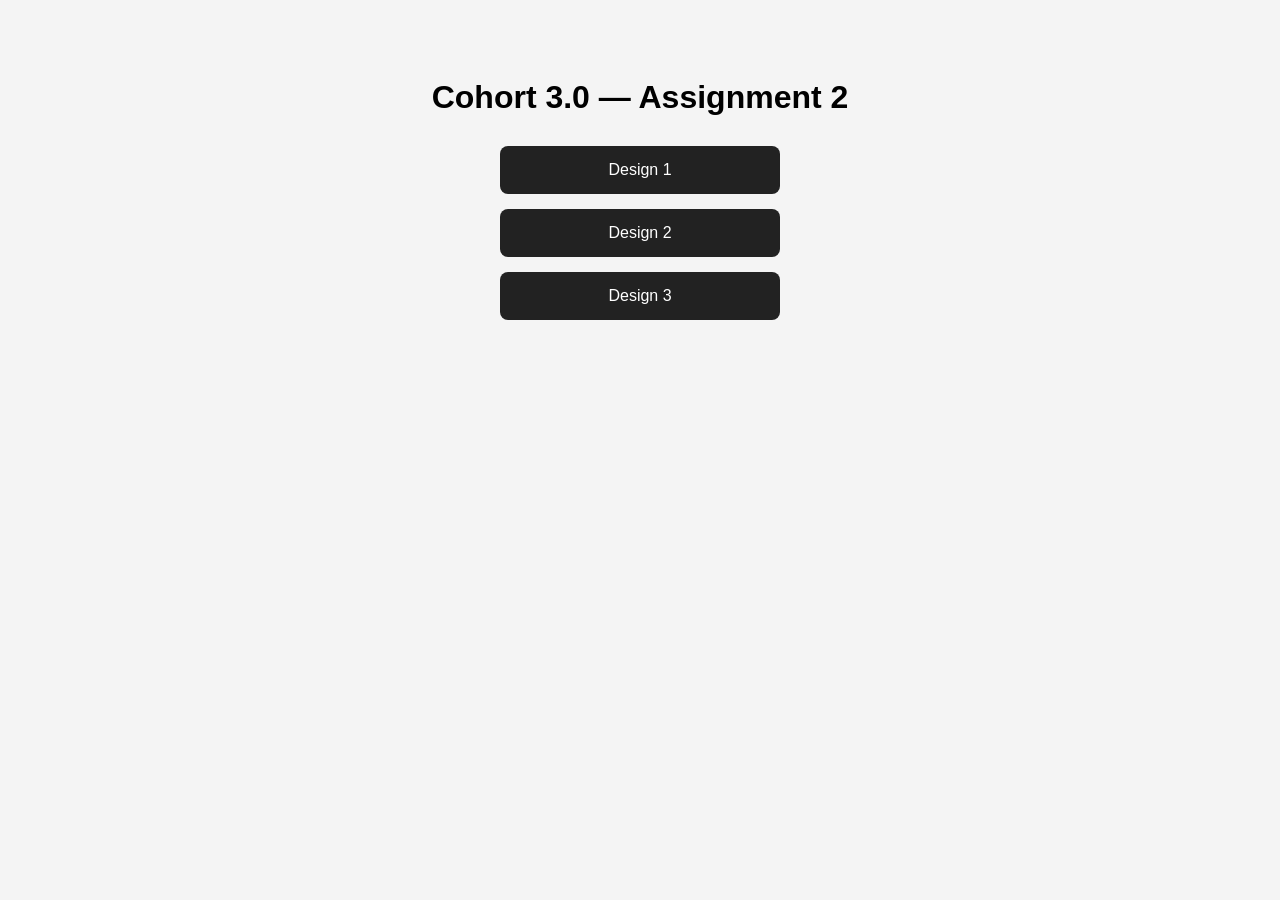
<file: index.html>
<!DOCTYPE html>
<html lang="en">
<head>
    <meta charset="UTF-8">
    <meta name="viewport" content="width=device-width, initial-scale=1.0">
    <title>Assignment 2</title>
    <style>
        body {
            font-family: Arial, sans-serif;
            text-align: center;
            padding: 50px 20px;
            background: #f4f4f4;
        }
        h1 { margin-bottom: 30px; }
        a {
            display: block;
            max-width: 250px;
            margin: 15px auto;
            padding: 15px;
            background: #222;
            color: white;
            text-decoration: none;
            border-radius: 8px;
        }
        a:hover { background: #555; }
    </style>
</head>
<body>
    <h1>Cohort 3.0 — Assignment 2</h1>
    <a href="./Desgin1/">Design 1</a>
    <a href="./Desgin2/">Design 2</a>
    <a href="./Desgin3/">Design 3</a>
</body>
</html>
</file>
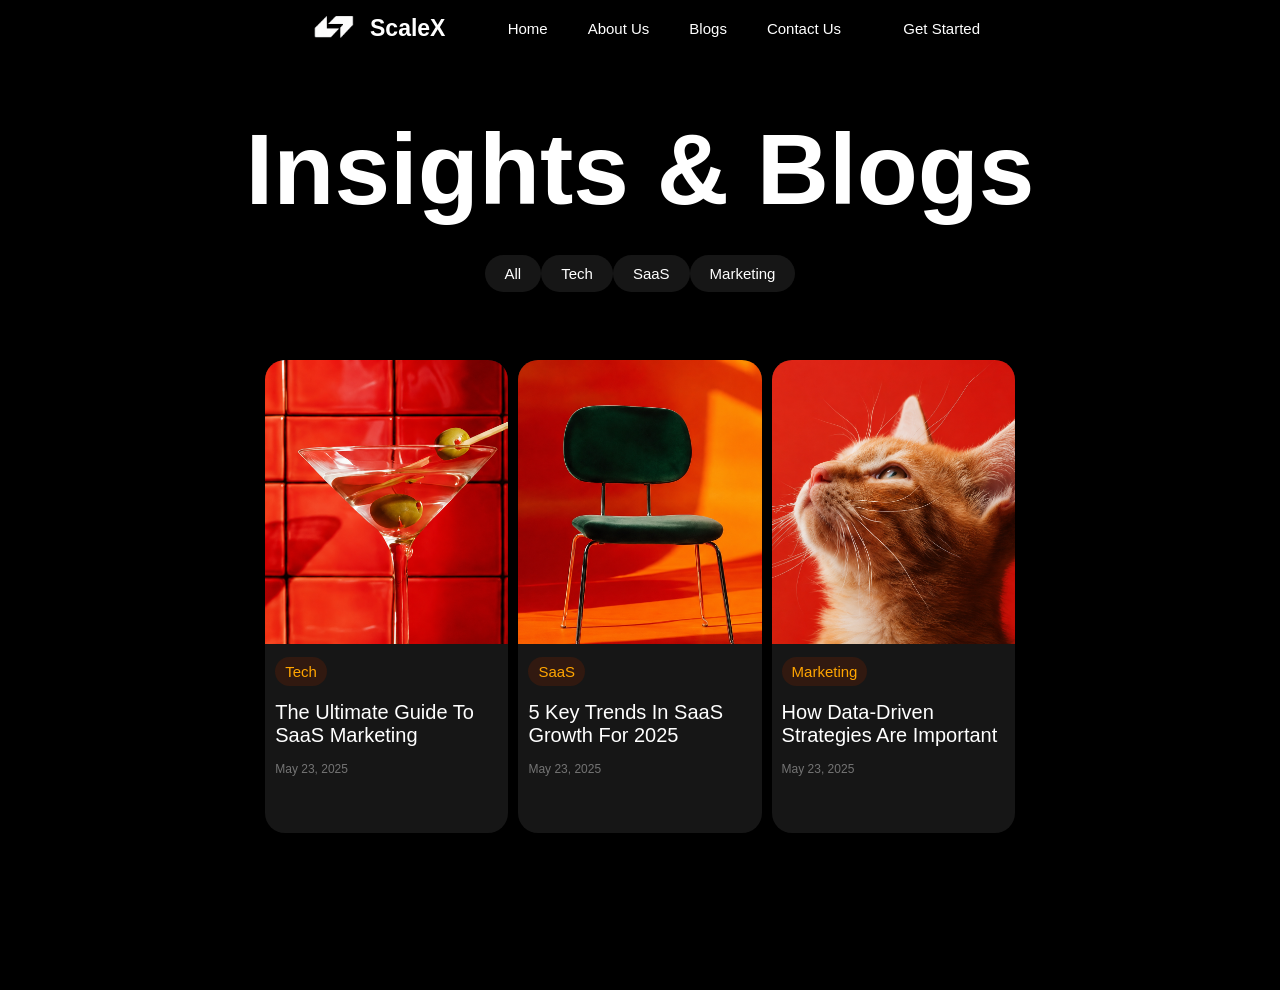
<file: Desgin1/index.html>
<!DOCTYPE html>
<html lang="en">
  <head>
    <meta charset="UTF-8" />
    <meta name="viewport" content="width=device-width, initial-scale=1.0" />
    <title>Document</title>
    <link rel="stylesheet" href="style.css" />
  </head>
  <body>
    <main>
      <section id="section_1">
        <nav class="nav">
          <div class="left">
            <img src="logo.png" alt="logo not found" />
            <h3>ScaleX</h3>
          </div>

          <div class="mid">
            <p>Home</p>
            <p>About Us</p>
            <p>Blogs</p>
            <p>Contact Us</p>
          </div>

          <div class="right">
            <p>Get Started</p>
          </div>
        </nav>
      </section>

      <section id="section_2">
        <div class="hero">
          <div class="header">
            <h1>Insights & Blogs</h1>
          </div>

          <div class="btn">
            <div class="btn-item"><button>All</button></div>
            <div class="btn-item"><button>Tech</button></div>
            <div class="btn-item"><button>SaaS</button></div>
            <div class="btn-item"><button>Marketing</button></div>
          </div>
        </div>
      </section>

      <section id="section_3">
        <div class="card">
          <div class="card-image">
            <img src="img1.png" alt="Not found" />
          </div>

          <div class="card-text">
            <button>Tech</button>
            <h3>The Ultimate Guide To<br />SaaS Marketing</h3>
            <h6>May 23, 2025</h6>
          </div>
        </div>

        <div class="card">
          <div class="card-image">
            <img src="img2.png" alt="Not found" />
          </div>

          <div class="card-text">
            <button>SaaS</button>
            <h3>5 Key Trends In SaaS<br>Growth For 2025</h3>
            <h6>May 23, 2025</h6>
          </div>
        </div>

        <div class="card">
          <div class="card-image">
            <img src="img3.png" alt="Not found" />
          </div>

          <div class="card-text">
            <button>Marketing</button>
            <h3>How Data-Driven<br>Strategies Are Important</h3>
            <h6>May 23, 2025</h6>
          </div>
        </div>
      </section>
    </main>
  </body>
</html>
</file>
<file: Desgin1/style.css>
* {
  margin: 0;
  padding: 0;
  box-sizing: border-box;
}

html,
body {
  width: 100%;
  height: 100%;
  background-color: black;
  color: white;
}
main {
  width: 100%;
  height: 100%;
}
#section_1 {
  width: 100%;
  height: 10%;
}
#section_1 .nav{
  display: flex;
  align-items: center;
  justify-content: space-between;
  padding: 5px 300px;
}
.nav .left {
  display: flex;
  align-items: center;
}
.left img {
  width: 70px;
}
.left h3 {
  font-family: Arial, Helvetica, sans-serif;
  font-size: 23px;
  font-weight: 600;
}
.nav .mid{
  display: flex;
  gap: 40px;
}
.mid p {
  font-size: 15px;
  text-decoration: none;
  font-family: Arial, Helvetica, sans-serif;
  font-weight: 500;
  color: white;
}
.right p {
  font-size: 15px;
  text-decoration: none;
  font-family: Arial, Helvetica, sans-serif;
  font-weight: 500;
  color: white;
}
#section_2 {
  width: 100%;
  height: 30%;
  display: flex;
  justify-content: center;
 
}
.header h1 {
  font-size: 100px;
  font-weight: 700;
}
.hero .header{
    margin-top: 22px;
}
.hero .header h1 {
  font-family: Arial, Helvetica, sans-serif;
}
#section_2 .btn {
  display: flex;
  align-items: center;
  justify-content: center;
  margin-top: 28px;
}
.btn .btn-item {
  width: fit-content;
}
.btn-item button {
  padding: 10px 20px;
  border-radius: 20px;
  border: none;
  font-size: 15px;
  background-color: #161616;
  color: white;
}
.btn-item button:hover {
  background-color: #fc4708;
}
#section_3 {
  width: 100%;
  height: calc(100% - 30%);
  display: flex;
  justify-content: center;
  gap: 10px;
}
.card {
  width: 19%;
  height: 75%;
  position: relative;
  border-radius: 20px;
  overflow: hidden;
  background-color: #161616;
}
.card .card-image {
  width: 100%;
  height: 100%;
  position: absolute;
}
.card-image img {
  width: 100%;
  height: 60%;
  object-fit: cover;
}
.card .card-text {
  position: absolute;
  display: flex;
  flex-direction: column;
  gap: 15px;
  top: 60%;
  padding: 13px 10px;
}
.card-text button {
  width: fit-content;
  padding: 6px 10px;
  border-radius: 15px;
  border: none;
  background-color: #521d0975;
  color: orange;
  font-size: 15px;
}
.card-text h3 {
  font-family: Arial, Helvetica, sans-serif;
  font-size: 20px;
  font-weight: 500;
}
.card-text h6 {
  font-family: Arial, Helvetica, sans-serif;
  font-size: 12px;
  font-weight: 500;
  opacity: 0.4;
  color: white;
}
</file>
